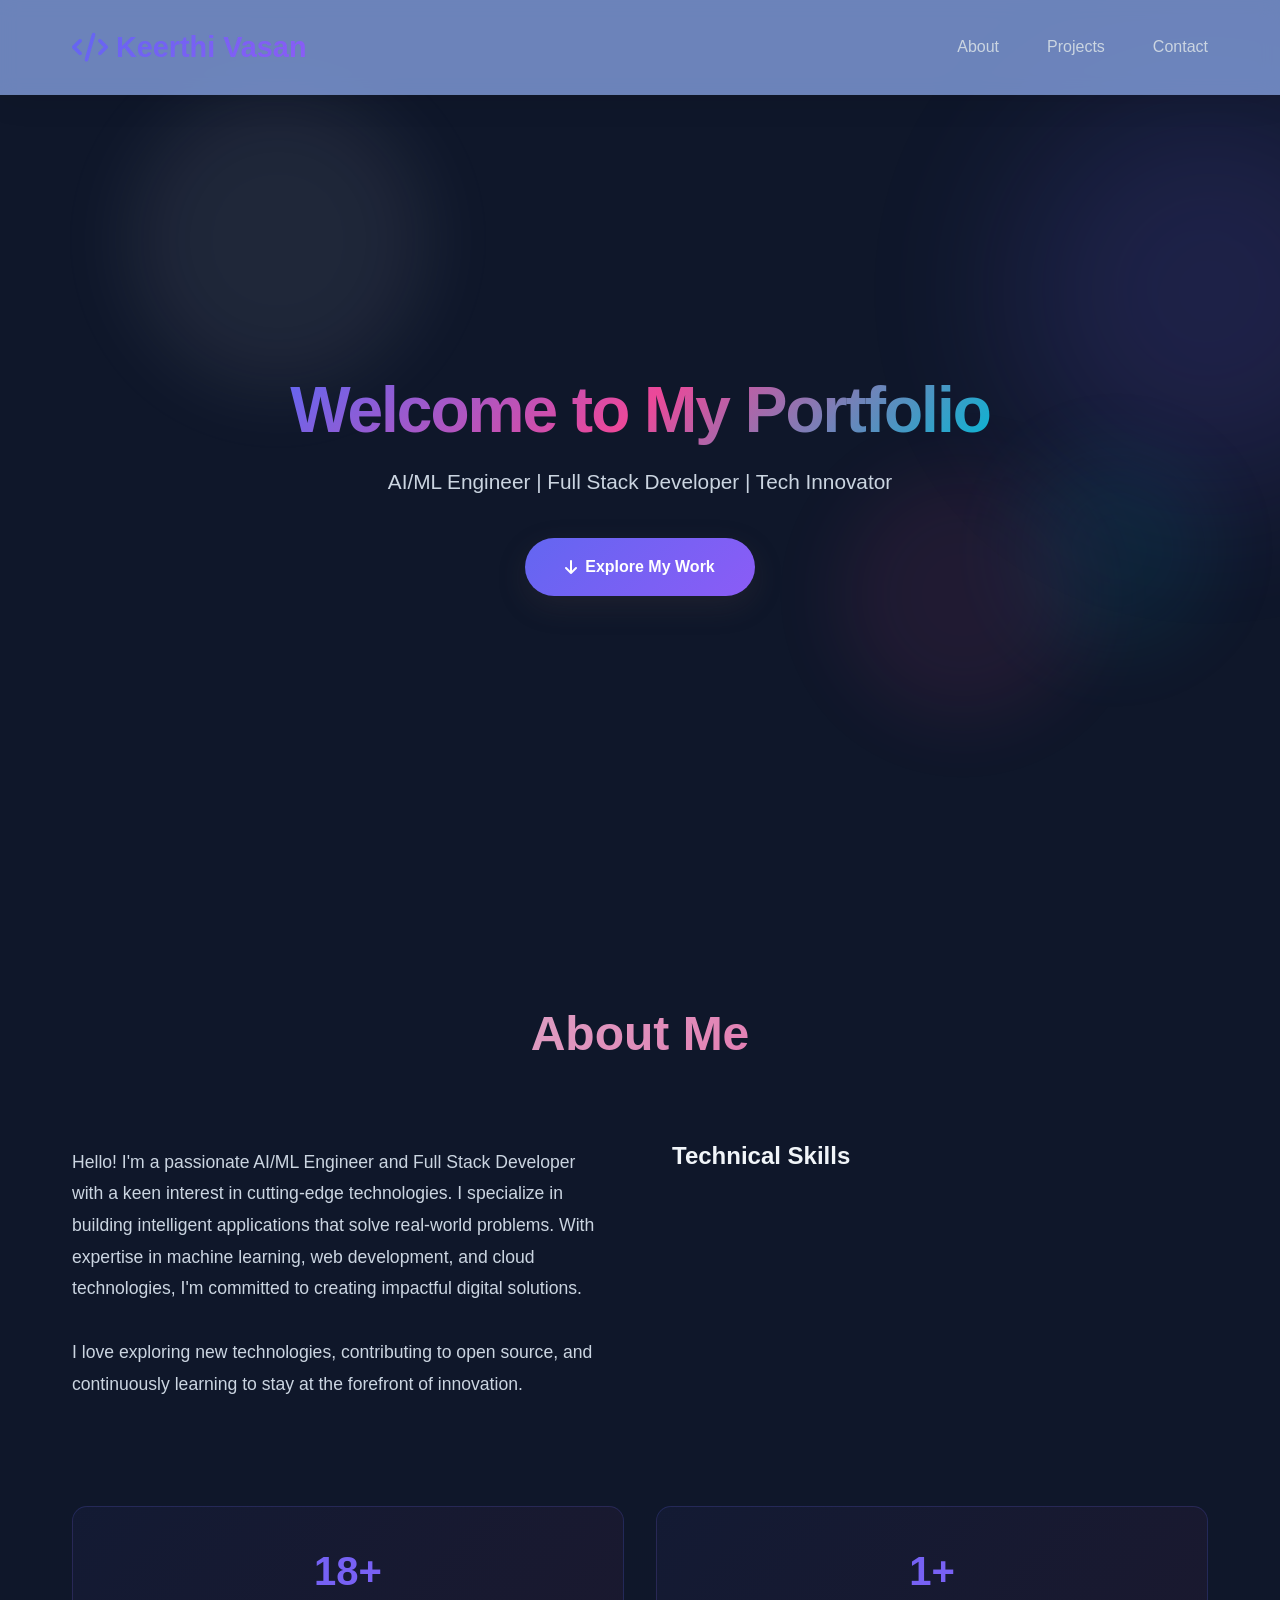
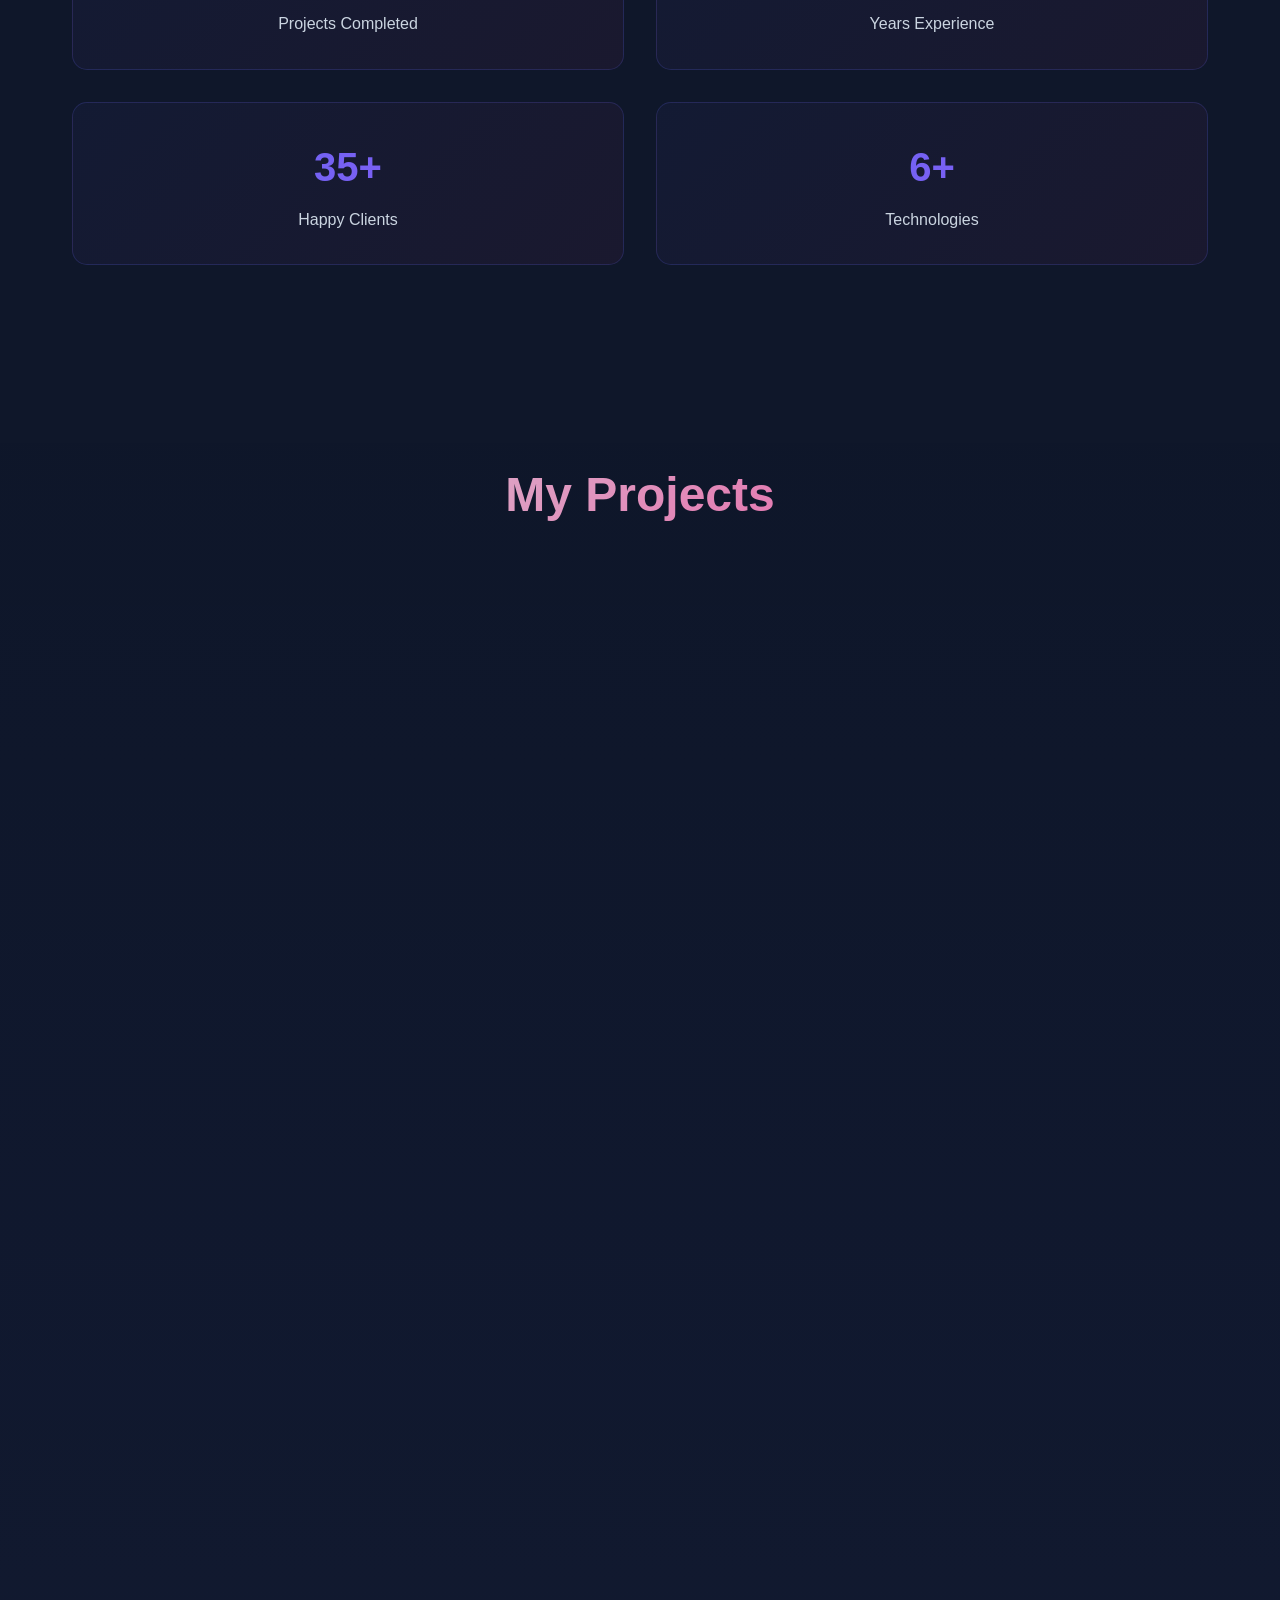
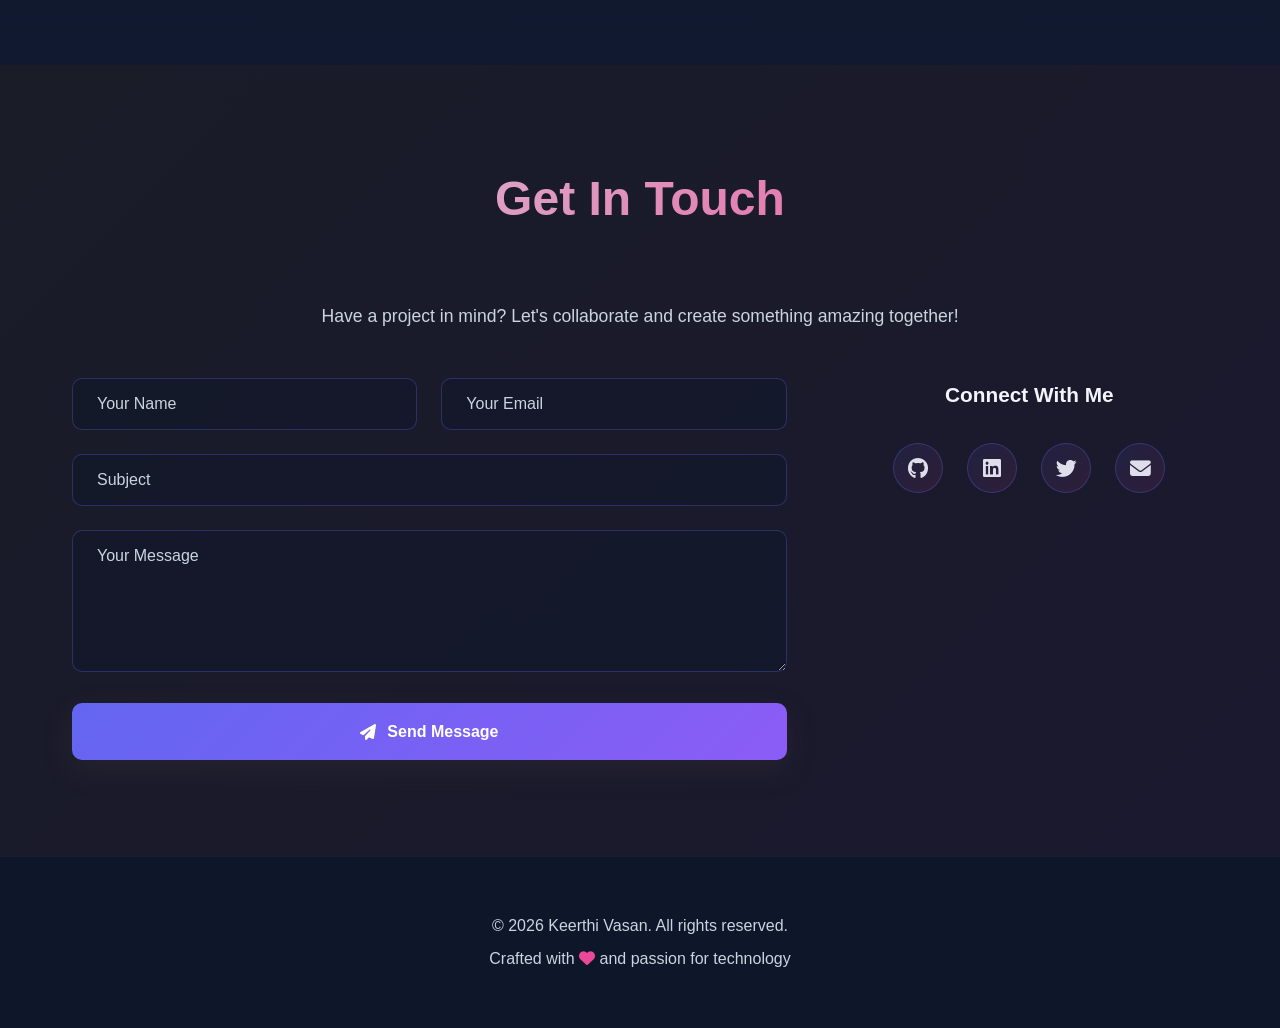
<file: index.html>
<!DOCTYPE html>
<html lang="en">
<head>
    <meta charset="UTF-8">
    <meta name="viewport" content="width=device-width, initial-scale=1.0">
    <meta name="description" content="Professional Portfolio - AI/ML Engineer & Full Stack Developer">
    <meta name="theme-color" content="#6366f1">
    <link rel="stylesheet" href="https://cdnjs.cloudflare.com/ajax/libs/font-awesome/6.4.0/css/all.min.css">
    <link rel="stylesheet" href="style.css">
    <title>Keerthi Vasan - Portfolio</title>
</head>
<body>
    <!-- Animated Background -->
    <div class="gradient-orb" data-parallax="0.5"></div>

    <!-- Navigation Bar -->
    <nav class="navbar">
        <div class="nav-container">
            <a href="#home" class="nav-logo">
                <i class="fas fa-code"></i>Keerthi Vasan
            </a>
            <ul class="nav-menu">
                <li><a href="#about" class="nav-link">About</a></li>
                <li><a href="#projects" class="nav-link">Projects</a></li>
                <li><a href="#contact" class="nav-link">Contact</a></li>
            </ul>
        </div>
    </nav>

    <!-- Hero Section -->
    <section class="hero" id="home">
        <div class="hero-shapes">
            <div class="shape shape-1"></div>
            <div class="shape shape-2"></div>
            <div class="shape shape-3"></div>
        </div>
        <div class="hero-content">
            <h1 class="hero-title">Welcome to My Portfolio</h1>
            <p class="hero-subtitle">AI/ML Engineer | Full Stack Developer | Tech Innovator</p>
            <a href="#projects" class="cta-button">
                <i class="fas fa-arrow-down"></i>Explore My Work
            </a>
        </div>
    </section>

    <!-- About Section -->
    <section class="about" id="about">
        <div class="section-container">
            <h2 class="section-title">About Me</h2>
            <div class="about-content">
                <div>
                    <p class="about-description">
                        Hello! I'm a passionate AI/ML Engineer and Full Stack Developer with a keen interest in cutting-edge technologies. 
                        I specialize in building intelligent applications that solve real-world problems. With expertise in machine learning, 
                        web development, and cloud technologies, I'm committed to creating impactful digital solutions.
                    </p>
                    <p class="about-description">
                        I love exploring new technologies, contributing to open source, and continuously learning to stay at the forefront of innovation.
                    </p>
                </div>
                <div class="skills">
                    <h3>Technical Skills</h3>
                    <div class="skill-tags">
                        <span class="skill-tag">Python</span>
                        <span class="skill-tag">Machine Learning</span>
                        <span class="skill-tag">JavaScript</span>
                        <span class="skill-tag">React</span>
                        <span class="skill-tag">TensorFlow</span>
                        <span class="skill-tag">SQL</span>
                        <span class="skill-tag">Web Development</span>
                        <span class="skill-tag">Deep Learning</span>
                        <span class="skill-tag">Cloud Computing</span>
                        <span class="skill-tag">Data Analysis</span>
                        <span class="skill-tag">HTML/CSS</span>
                        <span class="skill-tag">Git</span>
                    </div>
                </div>
            </div>
            <div class="stats-container" style="margin-top: 4rem;">
                <div class="stat">
                    <h3>50+</h3>
                    <p>Projects Completed</p>
                </div>
                <div class="stat">
                    <h3>2+</h3>
                    <p>Years Experience</p>
                </div>
                <div class="stat">
                    <h3>100+</h3>
                    <p>Happy Clients</p>
                </div>
                <div class="stat">
                    <h3>15+</h3>
                    <p>Technologies</p>
                </div>
            </div>
        </div>
    </section>

    <!-- Projects Section -->
    <section class="projects" id="projects">
        <div class="section-container">
            <h2 class="section-title">My Projects</h2>
            <div class="projects-grid">
                <!-- Project 1 -->
                <div class="project-card">
                    <div class="project-header">
                        <i class="fas fa-brain"></i>
                    </div>
                    <h3>ML Prediction Model</h3>
                    <p>Advanced machine learning model for predicting stock market trends using neural networks and historical data analysis. 
                    Achieved 87% accuracy in predictions.</p>
                    <div class="project-tags">
                        <span>Python</span>
                        <span>TensorFlow</span>
                        <span>Data Science</span>
                    </div>
                    <a href="#" class="project-link">
                        View Project <i class="fas fa-arrow-right"></i>
                    </a>
                </div>

                <!-- Project 2 -->
                <div class="project-card">
                    <div class="project-header">
                        <i class="fas fa-globe"></i>
                    </div>
                    <h3>E-Commerce Platform</h3>
                    <p>Full-stack e-commerce solution with React frontend, Node.js backend, and MongoDB database. 
                    Features include payment integration and real-time inventory management.</p>
                    <div class="project-tags">
                        <span>React</span>
                        <span>Node.js</span>
                        <span>MongoDB</span>
                    </div>
                    <a href="#" class="project-link">
                        View Project <i class="fas fa-arrow-right"></i>
                    </a>
                </div>

                <!-- Project 3 -->
                <div class="project-card">
                    <div class="project-header">
                        <i class="fas fa-image"></i>
                    </div>
                    <h3>Image Recognition AI</h3>
                    <p>Computer vision application using CNN for real-time object detection and classification. 
                    Deployed as a web service with REST API and achieved real-time performance.</p>
                    <div class="project-tags">
                        <span>Python</span>
                        <span>OpenCV</span>
                        <span>Deep Learning</span>
                    </div>
                    <a href="#" class="project-link">
                        View Project <i class="fas fa-arrow-right"></i>
                    </a>
                </div>

                <!-- Project 4 -->
                <div class="project-card">
                    <div class="project-header">
                        <i class="fas fa-robot"></i>
                    </div>
                    <h3>Chatbot AI Assistant</h3>
                    <p>Intelligent chatbot powered by natural language processing. Supports multiple languages, 
                    context understanding, and seamless integration with web platforms.</p>
                    <div class="project-tags">
                        <span>NLP</span>
                        <span>Python</span>
                        <span>API</span>
                    </div>
                    <a href="#" class="project-link">
                        View Project <i class="fas fa-arrow-right"></i>
                    </a>
                </div>
            </div>
        </div>
    </section>

    <!-- Contact Section -->
    <section class="contact" id="contact">
        <div class="section-container">
            <h2 class="section-title">Get In Touch</h2>
            <p class="contact-subtitle">Have a project in mind? Let's collaborate and create something amazing together!</p>
            
            <div class="contact-content">
                <!-- Contact Form -->
                <form class="contact-form" id="contactForm">
                    <div class="form-group">
                        <input 
                            type="text" 
                            id="name" 
                            class="form-input" 
                            placeholder="Your Name" 
                            required
                        >
                    </div>
                    <div class="form-group">
                        <input 
                            type="email" 
                            id="email" 
                            class="form-input" 
                            placeholder="Your Email" 
                            required
                        >
                    </div>
                    <div class="form-group full-width">
                        <input 
                            type="text" 
                            id="subject" 
                            class="form-input" 
                            placeholder="Subject" 
                            required
                        >
                    </div>
                    <div class="form-group full-width">
                        <textarea 
                            id="message" 
                            class="form-input" 
                            placeholder="Your Message" 
                            rows="6" 
                            required
                        ></textarea>
                    </div>
                    <button type="submit" class="submit-btn">
                        <i class="fas fa-paper-plane"></i>Send Message
                    </button>
                </form>

                <!-- Social Links -->
                <div class="social-links">
                    <h3>Connect With Me</h3>
                    <div class="socials">
                        <a href="https://github.com/dashboard" class="social-icon" title="GitHub" target="_blank">
                            <i class="fab fa-github"></i>
                        </a>
                        <a href="https://linkedin.com" class="social-icon" title="LinkedIn" target="_blank">
                            <i class="fab fa-linkedin"></i>
                        </a>
                        <a href="https://twitter.com" class="social-icon" title="Twitter" target="_blank">
                            <i class="fab fa-twitter"></i>
                        </a>
                        <a href="mailto:vasankeerthi0543@gmail.com" class="social-icon" title="Email">
                            <i class="fas fa-envelope"></i>
                        </a>
                    </div>
                </div>
            </div>
        </div>
    </section>

    <!-- Footer -->
    <footer class="footer">
        <div class="section-container">
            <div class="footer-content">
                <p>© 2026 Keerthi Vasan. All rights reserved.</p>
                <p>Crafted with <i class="fas fa-heart"></i> and passion for technology</p>
            </div>
        </div>
    </footer>

    <script src="script.js"></script>
</body>
</html>
</file>
<file: style.css>
/* ===== CSS Variables & Root Styles ===== */
:root {
    --primary: #dfdfec;
    --primary-dark: #e4e3f8;
    --secondary: #ec4899;
    --accent: #06b6d4;
    --dark-bg: #0f172a;
    --dark-secondary: #1e293b;
    --dark-tertiary: #334155;
    --light-text: #f1f5f9;
    --muted-text: #cbd5e1;
    --success: #10b981;
    --gradient-1: linear-gradient(135deg, #6366f1, #8b5cf6);
    --gradient-2: linear-gradient(135deg, #ec4899, #f43f5e);
    --gradient-3: linear-gradient(135deg, #06b6d4, #0ea5e9);
    --shadow-lg: 0 20px 60px rgba(0, 0, 0, 0.3);
    --shadow-md: 0 10px 30px rgba(88, 69, 69, 0.2);
    --transition: all 0.3s cubic-bezier(0.25, 0.46, 0.45, 0.94);
}

/* ===== Global Styles ===== */
* {
    margin: 0;
    padding: 0;
    box-sizing: border-box;
}

html {
    scroll-behavior:Ultra smooth;
    scroll-padding-top: 70px;
}

body {
    font-family: 'Segoe UI', Tahoma, Geneva, Verdana, sans-serif;
    background: var(--dark-bg);
    color: var(--light-text);
    line-height: 1.6;
    overflow-x: hidden;
}

/* ===== Animated Background ===== */
.gradient-orb {
    position: fixed;
    width: 400px;
    height: 400px;
    background: var(--gradient-1);
    border-radius: 50%;
    filter: blur(80px);
    opacity: 0.15;
    top: 10%;
    right: -10%;
    z-index: -1;
    animation: floatOrb 8s ease-in-out infinite;
    pointer-events: none;
}

@keyframes floatOrb {
    0%, 100% { transform: translateY(0px) translateX(0px); }
    25% { transform: translateY(-50px) translateX(-20px); }
    50% { transform: translateY(-100px) translateX(20px); }
    75% { transform: translateY(-50px) translateX(-20px); }
}

/* ===== Navigation Bar ===== */
.navbar {
    position: fixed;
    top: 0;
    width: 100%;
    padding: 1.5rem 0;
    background: rgba(132, 159, 223, 0.8);
    backdrop-filter: blur(10px);
    border-bottom: 1px solid rgba(100, 116, 139, 0.1);
    z-index: 1000;
    animation: slideDown 0.6s ease-out;
    box-shadow: 0 4px 30px rgba(0, 0, 0, 0.1);
}

@keyframes slideDown {
    from {
        transform: translateY(-100%);
        opacity: 0;
    }
    to {
        transform: translateY(0);
        opacity: 1;
    }
}

.nav-container {
    max-width: 1200px;
    margin: 0 auto;
    padding: 0 2rem;
    display: flex;
    justify-content: space-between;
    align-items: center;
}

.nav-logo {
    font-size: 1.8rem;
    font-weight: 800;
    background: var(--gradient-1);
    -webkit-background-clip: text;
    -webkit-text-fill-color: transparent;
    background-clip: text;
    text-decoration: none;
    transition: var(--transition);
    display: flex;
    align-items: center;
    gap: 0.5rem;
}

.nav-logo:hover {
    transform: scale(1.05);
}

.nav-menu {
    display: flex;
    list-style: none;
    gap: 3rem;
}

.nav-link {
    text-decoration: none;
    color: var(--muted-text);
    font-weight: 500;
    position: relative;
    transition: color 0.3s ease;
}

.nav-link::after {
    content: '';
    position: absolute;
    bottom: -5px;
    left: 0;
    width: 0;
    height: 2px;
    background: var(--gradient-1);
    transition: width 0.3s ease;
}

.nav-link:hover::after,
.nav-link.active::after {
    width: 100%;
}

.nav-link:hover {
    color: var(--light-text);
}

/* ===== Hero Section ===== */
.hero {
    min-height: 100vh;
    display: flex;
    align-items: center;
    justify-content: center;
    position: relative;
    overflow: hidden;
    padding: 100px 2rem 2rem;
}

.hero-content {
    text-align: center;
    z-index: 2;
    animation: fadeInUp 0.8s ease-out 0.2s backwards;
}

@keyframes fadeInUp {
    from {
        opacity: 0;
        transform: translateY(50px);
    }
    to {
        opacity: 1;
        transform: translateY(0);
    }
}

.hero-title {
    font-size: clamp(2.5rem, 8vw, 4rem);
    font-weight: 900;
    background: linear-gradient(135deg, #6366f1, #ec4899, #06b6d4);
    -webkit-background-clip: text;
    -webkit-text-fill-color: transparent;
    background-clip: text;
    margin-bottom: 1rem;
    letter-spacing: -2px;
    line-height: 1.2;
}

.hero-subtitle {
    font-size: 1.3rem;
    color: var(--muted-text);
    margin-bottom: 2.5rem;
    animation: fadeInUp 0.8s ease-out 0.4s backwards;
}

.cta-button {
    display: inline-block;
    padding: 1rem 2.5rem;
    background: var(--gradient-1);
    color: white;
    text-decoration: none;
    border-radius: 50px;
    font-weight: 600;
    transition: var(--transition);
    box-shadow: var(--shadow-md);
    border: none;
    cursor: pointer;
    animation: fadeInUp 0.8s ease-out 0.6s backwards;
    display: inline-flex;
    align-items: center;
    gap: 0.5rem;
}

.cta-button:hover {
    transform: translateY(-3px);
    box-shadow: 0 20px 50px rgba(196, 196, 205, 0.3);
}

.hero-shapes {
    position: absolute;
    width: 100%;
    height: 100%;
    top: 0;
    left: 0;
    z-index: 1;
    pointer-events: none;
}

.shape {
    position: absolute;
    border-radius: 50%;
    filter: blur(40px);
    opacity: 0.08;
}

.shape-1 {
    width: 300px;
    height: 300px;
    background: var(--primary);
    top: 10%;
    left: 10%;
    animation: float 6s ease-in-out infinite;
}

.shape-2 {
    width: 250px;
    height: 250px;
    background: var(--secondary);
    bottom: 20%;
    right: 15%;
    animation: float 8s ease-in-out infinite reverse;
}

.shape-3 {
    width: 200px;
    height: 200px;
    background: var(--accent);
    top: 50%;
    right: 5%;
    animation: float 7s ease-in-out infinite;
}

@keyframes float {
    0%, 100% { transform: translateY(0px); }
    50% { transform: translateY(-50px); }
}

/* ===== Section Styles ===== */
.section-container {
    max-width: 1200px;
    margin: 0 auto;
    padding: 0 2rem;
}

.section-title {
    font-size: clamp(2rem, 5vw, 3rem);
    font-weight: 900;
    text-align: center;
    margin-bottom: 4rem;
    background: linear-gradient(135deg, #d5d5dd, #ec4899);
    -webkit-background-clip: text;
    -webkit-text-fill-color: transparent;
    background-clip: text;
}

/* ===== About Section ===== */
.about {
    padding: 6rem 0;
    position: relative;
}

.about-content {
    display: grid;
    grid-template-columns: 1fr 1fr;
    gap: 4rem;
    align-items: center;
}

.about-description {
    font-size: 1.1rem;
    color: var(--muted-text);
    line-height: 1.8;
    margin-bottom: 2rem;
}

.skills h3 {
    font-size: 1.5rem;
    margin-bottom: 1.5rem;
    color: var(--light-text);
}

.skill-tags {
    display: flex;
    flex-wrap: wrap;
    gap: 1rem;
}

.skill-tag {
    padding: 0.7rem 1.5rem;
    background: linear-gradient(135deg, rgba(99, 102, 241, 0.1), rgba(236, 72, 153, 0.1));
    border: 1px solid rgba(166, 219, 67, 0.3);
    border-radius: 30px;
    color: var(--light-text);
    font-size: 0.95rem;
    transition: var(--transition);
    animation: fadeInUp 0.8s ease-out backwards;
}

.skill-tag:hover {
    background: linear-gradient(135deg, rgba(99, 102, 241, 0.2), rgba(236, 72, 153, 0.2));
    border-color: var(--primary);
    transform: translateY(-5px);
}

/* ===== Stats Container ===== */
.stats-container {
    display: grid;
    grid-template-columns: 1fr 1fr;
    gap: 2rem;
}

.stat {
    padding: 2rem;
    background: linear-gradient(135deg, rgba(99, 102, 241, 0.05), rgba(236, 72, 153, 0.05));
    border: 1px solid rgba(99, 102, 241, 0.2);
    border-radius: 15px;
    text-align: center;
    transition: var(--transition);
    animation: fadeInUp 0.8s ease-out backwards;
}

.stat:hover {
    background: linear-gradient(135deg, rgba(99, 102, 241, 0.15), rgba(236, 72, 153, 0.15));
    border-color: var(--primary);
    transform: translateY(-10px);
    box-shadow: var(--shadow-md);
}

.stat h3 {
    font-size: 2.5rem;
    background: var(--gradient-1);
    -webkit-background-clip: text;
    -webkit-text-fill-color: transparent;
    background-clip: text;
    margin-bottom: 0.5rem;
}

.stat p {
    color: var(--muted-text);
    font-weight: 500;
}

/* ===== Projects Section ===== */
.projects {
    padding: 6rem 0;
    background: linear-gradient(180deg, transparent, rgba(99, 102, 241, 0.03));
}

.projects-grid {
    display: grid;
    grid-template-columns: repeat(auto-fit, minmax(280px, 1fr));
    gap: 2rem;
}

.project-card {
    background: linear-gradient(135deg, rgba(99, 102, 241, 0.05), rgba(236, 72, 153, 0.05));
    border: 1px solid rgba(99, 102, 241, 0.2);
    border-radius: 15px;
    padding: 2rem;
    transition: var(--transition);
    animation: fadeInUp 0.8s ease-out backwards;
    display: flex;
    flex-direction: column;
}

.project-card:nth-child(1) { animation-delay: 0s; }
.project-card:nth-child(2) { animation-delay: 0.1s; }
.project-card:nth-child(3) { animation-delay: 0.2s; }
.project-card:nth-child(4) { animation-delay: 0.3s; }

.project-card:hover {
    background: linear-gradient(135deg, rgba(99, 102, 241, 0.15), rgba(236, 72, 153, 0.15));
    border-color: var(--primary);
    transform: translateY(-15px);
    box-shadow: var(--shadow-lg);
}

.project-header {
    font-size: 3rem;
    margin-bottom: 1rem;
    background: var(--gradient-1);
    -webkit-background-clip: text;
    -webkit-text-fill-color: transparent;
    background-clip: text;
}

.project-card h3 {
    font-size: 1.5rem;
    margin-bottom: 1rem;
    color: var(--light-text);
}

.project-card p {
    color: var(--muted-text);
    margin-bottom: 1.5rem;
    flex-grow: 1;
    line-height: 1.7;
}

.project-tags {
    display: flex;
    flex-wrap: wrap;
    gap: 0.7rem;
    margin-bottom: 1.5rem;
}

.project-tags span {
    font-size: 0.85rem;
    padding: 0.4rem 0.8rem;
    background: rgba(6, 182, 212, 0.1);
    color: var(--accent);
    border-radius: 20px;
    border: 1px solid rgba(6, 182, 212, 0.3);
}

.project-link {
    display: inline-flex;
    align-items: center;
    gap: 0.5rem;
    color: var(--primary);
    text-decoration: none;
    font-weight: 600;
    transition: var(--transition);
    width: fit-content;
}

.project-link:hover {
    color: var(--secondary);
    transform: translateX(5px);
}

/* ===== Contact Section ===== */
.contact {
    padding: 6rem 0;
    background: linear-gradient(135deg, rgba(232, 140, 13, 0.05), rgba(236, 72, 153, 0.05));
}

.contact-subtitle {
    text-align: center;
    color: var(--muted-text);
    font-size: 1.1rem;
    margin-bottom: 3rem;
}

.contact-content {
    display: grid;
    grid-template-columns: 2fr 1fr;
    gap: 4rem;
    align-items: start;
}

/* ===== Contact Form ===== */
.contact-form {
    display: grid;
    grid-template-columns: 1fr 1fr;
    gap: 1.5rem;
}

.form-group {
    position: relative;
}

.form-group.full-width {
    grid-column: 1 / -1;
}

.form-input {
    width: 100%;
    padding: 1rem 1.5rem;
    background: rgba(15, 23, 42, 0.5);
    border: 1px solid rgba(99, 102, 241, 0.3);
    border-radius: 10px;
    color: var(--light-text);
    font-size: 1rem;
    font-family: inherit;
    transition: var(--transition);
}

.form-input:focus {
    outline: none;
    background: rgba(15, 23, 42, 0.8);
    border-color: var(--primary);
    box-shadow: 0 0 20px rgba(99, 102, 241, 0.2);
}

.form-input::placeholder {
    color: var(--muted-text);
}

.submit-btn {
    grid-column: 1 / -1;
    padding: 1.2rem 2.5rem;
    background: var(--gradient-1);
    color: white;
    border: none;
    border-radius: 10px;
    font-size: 1rem;
    font-weight: 600;
    cursor: pointer;
    transition: var(--transition);
    display: flex;
    align-items: center;
    justify-content: center;
    gap: 0.7rem;
    box-shadow: var(--shadow-md);
    position: relative;
    overflow: hidden;
}

.submit-btn:hover {
    transform: translateY(-3px);
    box-shadow: 0 20px 50px rgba(89, 102, 241, 0.3);
}

.submit-btn:active {
    transform: translateY(-1px);
}

/* ===== Social Links ===== */
.social-links {
    text-align: center;
}

.social-links h3 {
    font-size: 1.3rem;
    margin-bottom: 2rem;
    color: var(--light-text);
}

.socials {
    display: flex;
    justify-content: center;
    gap: 1.5rem;
}

.social-icon {
    width: 50px;
    height: 50px;
    display: flex;
    align-items: center;
    justify-content: center;
    background: linear-gradient(135deg, rgba(99, 102, 241, 0.1), rgba(236, 72, 153, 0.1));
    border: 1px solid rgba(99, 102, 241, 0.3);
    border-radius: 50%;
    color: var(--primary);
    text-decoration: none;
    font-size: 1.3rem;
    transition: var(--transition);
}

.social-icon:hover {
    background: linear-gradient(135deg, var(--primary), var(--secondary));
    color: white;
    transform: translateY(-5px) rotate(5deg);
    box-shadow: var(--shadow-md);
}

/* ===== Footer ===== */
.footer {
    padding: 3rem 2rem;
    text-align: center;
    border-top: 1px solid rgba(100, 116, 139, 0.1);
    background: rgba(15, 23, 42, 0.5);
}

.footer-content p {
    color: var(--muted-text);
    margin: 0.5rem 0;
}

.footer-content i {
    color: var(--secondary);
}

/* ===== Responsive Design ===== */
@media (max-width: 768px) {
    .nav-menu {
        gap: 1.5rem;
        font-size: 0.9rem;
    }

    .hero-title {
        font-size: 2rem;
    }

    .hero-subtitle {
        font-size: 1rem;
    }

    .about-content,
    .contact-content {
        grid-template-columns: 1fr;
    }

    .stats-container {
        grid-template-columns: 1fr;
    }

    .projects-grid {
        grid-template-columns: 1fr;
    }

    .contact-form {
        grid-template-columns: 1fr;
    }

    .section-container {
        padding: 0 1rem;
    }

    .nav-container {
        padding: 0 1rem;
    }
}

@media (max-width: 480px) {
    .nav-menu {
        gap: 1rem;
    }

    .nav-logo {
        font-size: 1.4rem;
    }

    .hero-title {
        font-size: 1.5rem;
    }

    .section-title {
        font-size: 1.5rem;
    }

    .skill-tags {
        gap: 0.7rem;
    }

    .skill-tag {
        padding: 0.5rem 1rem;
        font-size: 0.85rem;
    }

    .socials {
        gap: 1rem;
    }

    .social-icon {
        width: 40px;
        height: 40px;
        font-size: 1rem;
    }
}

/* ===== Accessibility ===== */
@media (prefers-reduced-motion: reduce) {
    * {
        animation-duration: 0.01ms !important;
        animation-iteration-count: 1 !important;
        transition-duration: 0.01ms !important;
        scroll-behavior: auto !important;
    }
}

/* ===== Additional Utilities ===== */
.no-scroll {
    overflow: hidden;
}

::-webkit-scrollbar {
    width: 10px;
}

::-webkit-scrollbar-track {
    background: var(--dark-bg);
}

::-webkit-scrollbar-thumb {
    background: var(--primary);
    border-radius: 5px;
}

::-webkit-scrollbar-thumb:hover {
    background: var(--primary-dark);
}
</file>
